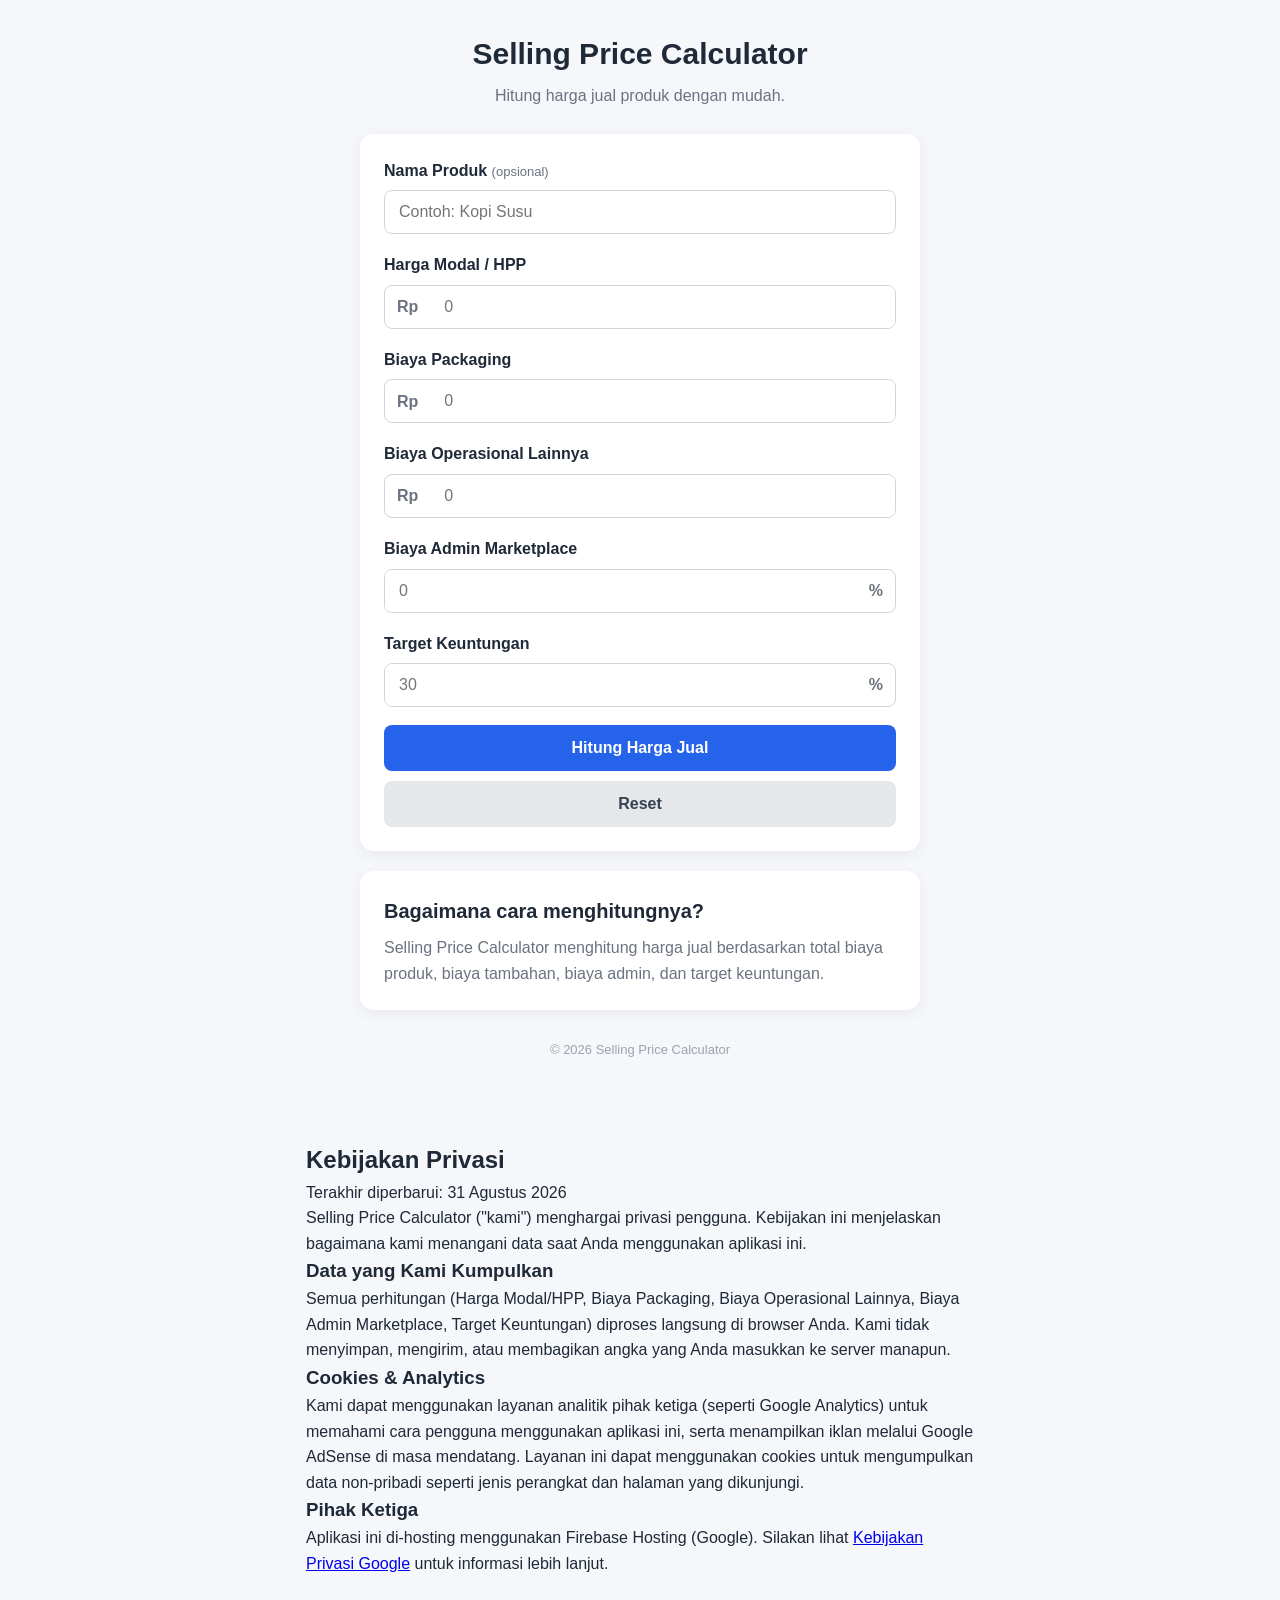
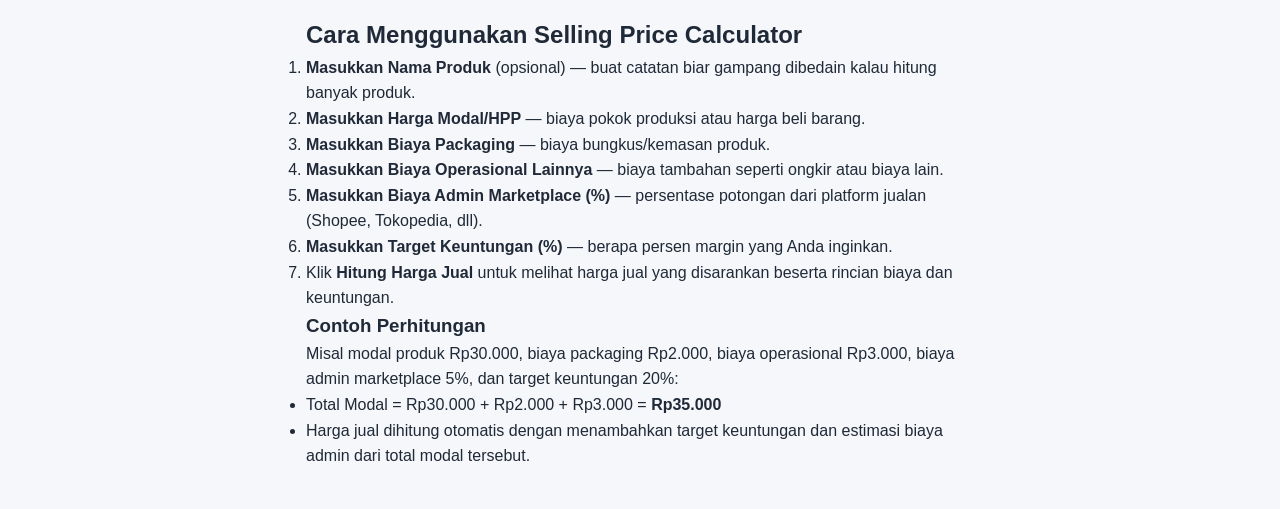
<file: index.html>
<!DOCTYPE html>
<html lang="id">
<head>
  <meta charset="UTF-8">
  <meta name="viewport" content="width=device-width, initial-scale=1.0">

  <title>Selling Price Calculator - Kalkulator Harga Jual</title>
  <meta
    name="description"
    content="Hitung harga jual produk dengan mudah berdasarkan modal, biaya tambahan, biaya admin, dan target keuntungan."
  >

  <link rel="stylesheet" href="style.css">
</head>

<body>

  <main class="container">

    <header class="header">
      <h1>Selling Price Calculator</h1>
      <p>Hitung harga jual produk dengan mudah.</p>
    </header>

    <section class="calculator-card">

      <div class="form-group">
        <label for="productName">Nama Produk <span>(opsional)</span></label>
        <input
          type="text"
          id="productName"
          placeholder="Contoh: Kopi Susu"
        >
      </div>

      <div class="form-group">
        <label for="costPrice">Harga Modal / HPP</label>
        <div class="input-wrapper">
          <span>Rp</span>
          <input
            type="number"
            id="costPrice"
            min="0"
            placeholder="0"
          >
        </div>
      </div>

      <div class="form-group">
        <label for="packagingCost">Biaya Packaging</label>
        <div class="input-wrapper">
          <span>Rp</span>
          <input
            type="number"
            id="packagingCost"
            min="0"
            placeholder="0"
          >
        </div>
      </div>

      <div class="form-group">
        <label for="otherCost">Biaya Operasional Lainnya</label>
        <div class="input-wrapper">
          <span>Rp</span>
          <input
            type="number"
            id="otherCost"
            min="0"
            placeholder="0"
          >
        </div>
      </div>

      <div class="form-group">
        <label for="platformFee">Biaya Admin Marketplace</label>
        <div class="input-wrapper">
          <input
            type="number"
            id="platformFee"
            min="0"
            max="99"
            step="0.1"
            placeholder="0"
          >
          <span>%</span>
        </div>
      </div>

      <div class="form-group">
        <label for="profitTarget">Target Keuntungan</label>
        <div class="input-wrapper">
          <input
            type="number"
            id="profitTarget"
            min="0"
            max="99"
            step="0.1"
            placeholder="30"
          >
          <span>%</span>
        </div>
      </div>

      <button id="calculateBtn">Hitung Harga Jual</button>

      <button id="resetBtn" class="reset-button">Reset</button>

    </section>

    <section id="result" class="result-card hidden">

      <h2>Hasil Perhitungan</h2>

      <div class="recommended-price">
        <p>Harga Jual yang Disarankan</p>
        <strong id="sellingPrice">Rp0</strong>
      </div>

      <div class="result-row">
        <span>Total Modal</span>
        <strong id="totalCost">Rp0</strong>
      </div>

      <div class="result-row">
        <span>Estimasi Biaya Admin</span>
        <strong id="platformCost">Rp0</strong>
      </div>

      <div class="result-row">
        <span>Estimasi Keuntungan</span>
        <strong id="profitAmount">Rp0</strong>
      </div>

      <div class="result-row">
        <span>Margin Keuntungan</span>
        <strong id="profitMargin">0%</strong>
      </div>

      <div class="result-row">
        <span>Markup dari Modal</span>
        <strong id="markup">0%</strong>
      </div>

    </section>

    <section class="info-section">
      <h2>Bagaimana cara menghitungnya?</h2>
      <p>
        Selling Price Calculator menghitung harga jual berdasarkan total
        biaya produk, biaya tambahan, biaya admin, dan target keuntungan.
      </p>
    </section>

    <footer>
      <p>© 2026 Selling Price Calculator</p>
    </footer>

  </main>

  <script src="script.js"></script>
<style>
  body {
    display: block !important;
  }
</style>
<section id="privacy-policy" style="max-width:700px;margin:40px auto;padding:0 16px;">
  <h2>Kebijakan Privasi</h2>
  <p>Terakhir diperbarui: 31 Agustus 2026</p>

  <p>Selling Price Calculator ("kami") menghargai privasi pengguna. Kebijakan ini menjelaskan bagaimana kami menangani data saat Anda menggunakan aplikasi ini.</p>

  <h3>Data yang Kami Kumpulkan</h3>
  <p>Semua perhitungan (Harga Modal/HPP, Biaya Packaging, Biaya Operasional Lainnya, Biaya Admin Marketplace, Target Keuntungan) diproses langsung di browser Anda. Kami tidak menyimpan, mengirim, atau membagikan angka yang Anda masukkan ke server manapun.</p>

  <h3>Cookies & Analytics</h3>
  <p>Kami dapat menggunakan layanan analitik pihak ketiga (seperti Google Analytics) untuk memahami cara pengguna menggunakan aplikasi ini, serta menampilkan iklan melalui Google AdSense di masa mendatang. Layanan ini dapat menggunakan cookies untuk mengumpulkan data non-pribadi seperti jenis perangkat dan halaman yang dikunjungi.</p>

  <h3>Pihak Ketiga</h3>
  <p>Aplikasi ini di-hosting menggunakan Firebase Hosting (Google). Silakan lihat <a href="https://policies.google.com/privacy" target="_blank" rel="noopener">Kebijakan Privasi Google</a> untuk informasi lebih lanjut.</p>
</section>
  <section id="cara-pakai" style="max-width:700px;margin:40px auto;padding:0 16px;">
  <h2>Cara Menggunakan Selling Price Calculator</h2>
  <ol>
    <li><strong>Masukkan Nama Produk</strong> (opsional) — buat catatan biar gampang dibedain kalau hitung banyak produk.</li>
    <li><strong>Masukkan Harga Modal/HPP</strong> — biaya pokok produksi atau harga beli barang.</li>
    <li><strong>Masukkan Biaya Packaging</strong> — biaya bungkus/kemasan produk.</li>
    <li><strong>Masukkan Biaya Operasional Lainnya</strong> — biaya tambahan seperti ongkir atau biaya lain.</li>
    <li><strong>Masukkan Biaya Admin Marketplace (%)</strong> — persentase potongan dari platform jualan (Shopee, Tokopedia, dll).</li>
    <li><strong>Masukkan Target Keuntungan (%)</strong> — berapa persen margin yang Anda inginkan.</li>
    <li>Klik <strong>Hitung Harga Jual</strong> untuk melihat harga jual yang disarankan beserta rincian biaya dan keuntungan.</li>
  </ol>

  <h3>Contoh Perhitungan</h3>
  <p>Misal modal produk Rp30.000, biaya packaging Rp2.000, biaya operasional Rp3.000, biaya admin marketplace 5%, dan target keuntungan 20%:</p>
  <ul>
    <li>Total Modal = Rp30.000 + Rp2.000 + Rp3.000 = <strong>Rp35.000</strong></li>
    <li>Harga jual dihitung otomatis dengan menambahkan target keuntungan dan estimasi biaya admin dari total modal tersebut.</li>
  </ul>
  </section>
</body>
</html>
</file>
<file: style.css>
* {
  box-sizing: border-box;
  margin: 0;
  padding: 0;
}

body {
  font-family: Arial, sans-serif;
  background: #f5f7fa;
  color: #1f2937;
  line-height: 1.6;
}

.container {
  width: 100%;
  max-width: 600px;
  margin: 0 auto;
  padding: 30px 20px;
}

.header {
  text-align: center;
  margin-bottom: 25px;
}

.header h1 {
  font-size: 30px;
  margin-bottom: 5px;
}

.header p {
  color: #6b7280;
}

.calculator-card,
.result-card,
.info-section {
  background: #ffffff;
  border-radius: 14px;
  padding: 24px;
  margin-bottom: 20px;
  box-shadow: 0 4px 15px rgba(0, 0, 0, 0.06);
}

.form-group {
  margin-bottom: 18px;
}

.form-group label {
  display: block;
  font-weight: 600;
  margin-bottom: 7px;
}

.form-group label span {
  font-weight: normal;
  color: #6b7280;
  font-size: 13px;
}

input {
  width: 100%;
  padding: 12px 14px;
  border: 1px solid #d1d5db;
  border-radius: 8px;
  font-size: 16px;
  outline: none;
}

input:focus {
  border-color: #2563eb;
}

.input-wrapper {
  display: flex;
  align-items: center;
  border: 1px solid #d1d5db;
  border-radius: 8px;
  overflow: hidden;
  background: #ffffff;
}

.input-wrapper span {
  padding: 0 12px;
  color: #6b7280;
  font-weight: 600;
}

.input-wrapper input {
  border: none;
  border-radius: 0;
}

.input-wrapper input:focus {
  border: none;
}

button {
  width: 100%;
  border: none;
  border-radius: 8px;
  padding: 14px;
  font-size: 16px;
  font-weight: 700;
  cursor: pointer;
  background: #2563eb;
  color: #ffffff;
}

button:hover {
  opacity: 0.9;
}

.reset-button {
  margin-top: 10px;
  background: #e5e7eb;
  color: #374151;
}

.hidden {
  display: none;
}

.result-card h2 {
  margin-bottom: 18px;
}

.recommended-price {
  text-align: center;
  padding: 20px;
  background: #f0fdf4;
  border-radius: 10px;
  margin-bottom: 20px;
}

.recommended-price p {
  font-size: 14px;
  color: #166534;
}

.recommended-price strong {
  display: block;
  font-size: 30px;
  margin-top: 5px;
}

.result-row {
  display: flex;
  justify-content: space-between;
  gap: 20px;
  padding: 12px 0;
  border-bottom: 1px solid #e5e7eb;
}

.result-row:last-child {
  border-bottom: none;
}

.info-section h2 {
  font-size: 20px;
  margin-bottom: 8px;
}

.info-section p {
  color: #6b7280;
}

footer {
  text-align: center;
  color: #9ca3af;
  font-size: 13px;
  padding: 10px;
}

@media (max-width: 480px) {
  .container {
    padding: 20px 14px;
  }

  .header h1 {
    font-size: 25px;
  }

  .calculator-card,
  .result-card,
  .info-section {
    padding: 18px;
  }

  .recommended-price strong {
    font-size: 26px;
  }
}
</file>
